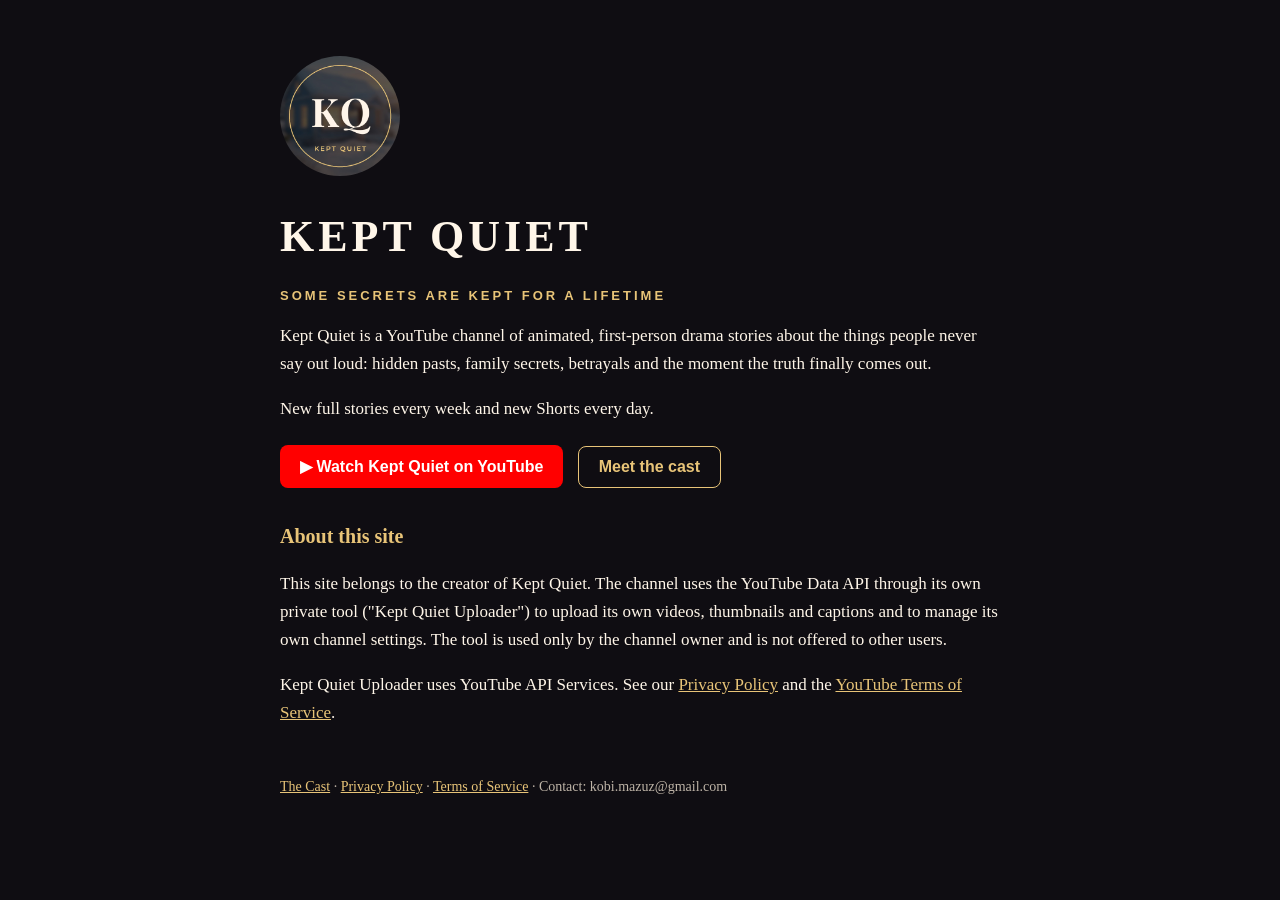
<file: index.html>
<!doctype html>
<html lang="en"><head><meta charset="utf-8"><meta name="viewport" content="width=device-width,initial-scale=1">
<title>Kept Quiet</title><link rel="stylesheet" href="style.css"></head>
<body><main>
<img class="logo" src="avatar.jpg" alt="Kept Quiet logo">
<h1>KEPT QUIET</h1>
<p class="tag">Some secrets are kept for a lifetime</p>
<p>Kept Quiet is a YouTube channel of animated, first-person drama stories about the things people never say out loud:
hidden pasts, family secrets, betrayals and the moment the truth finally comes out.</p>
<p>New full stories every week and new Shorts every day.</p>
<p><a class="yt" href="https://www.youtube.com/@KeptQuietTales">&#9654; Watch Kept Quiet on YouTube</a> <a class="cast" href="cast.html">Meet the cast</a></p>
<h2>About this site</h2>
<p>This site belongs to the creator of Kept Quiet. The channel uses the YouTube Data API through its own
private tool ("Kept Quiet Uploader") to upload its own videos, thumbnails and captions and to manage its own
channel settings. The tool is used only by the channel owner and is not offered to other users.</p>
<p>Kept Quiet Uploader uses YouTube API Services. See our <a href="privacy.html">Privacy Policy</a> and the
<a href="https://www.youtube.com/t/terms">YouTube Terms of Service</a>.</p>
<footer><a href="cast.html">The Cast</a> · <a href="privacy.html">Privacy Policy</a> · <a href="terms.html">Terms of Service</a> · Contact: kobi.mazuz@gmail.com</footer>
</main></body></html>
</file>
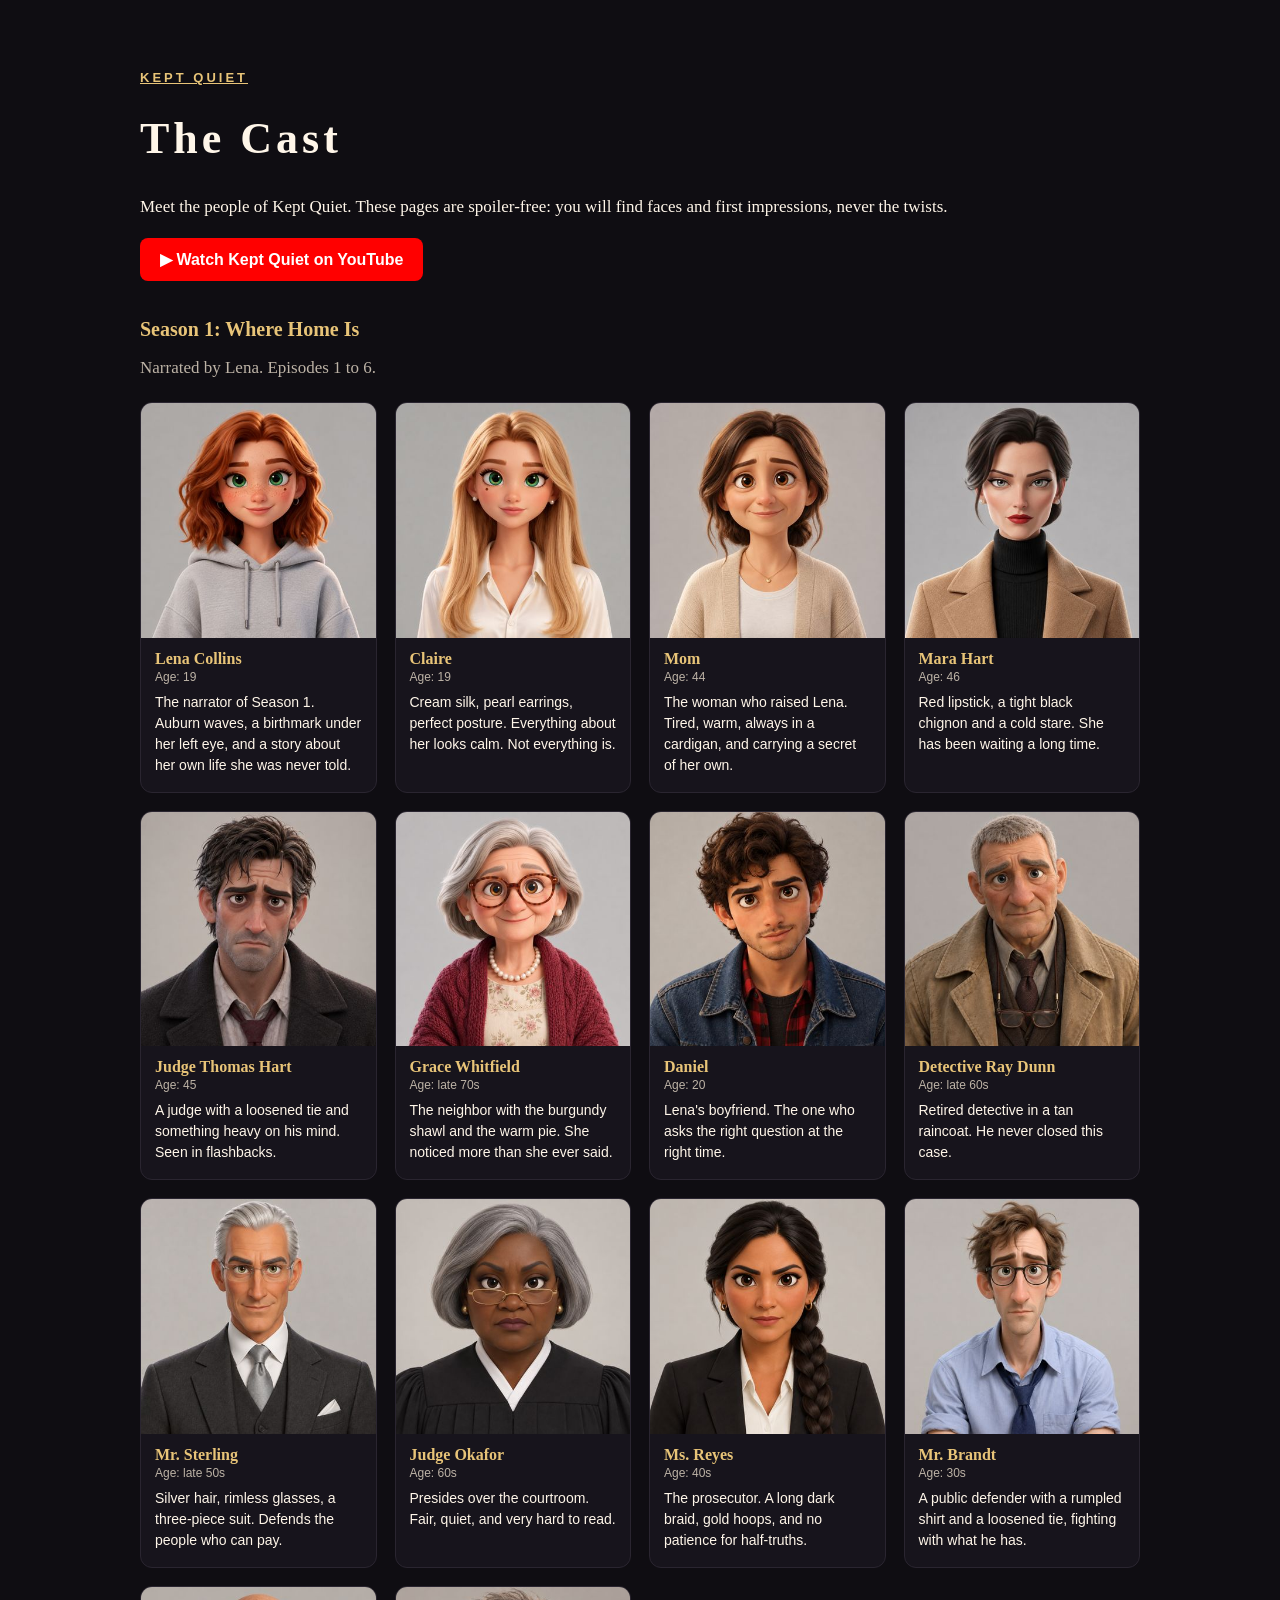
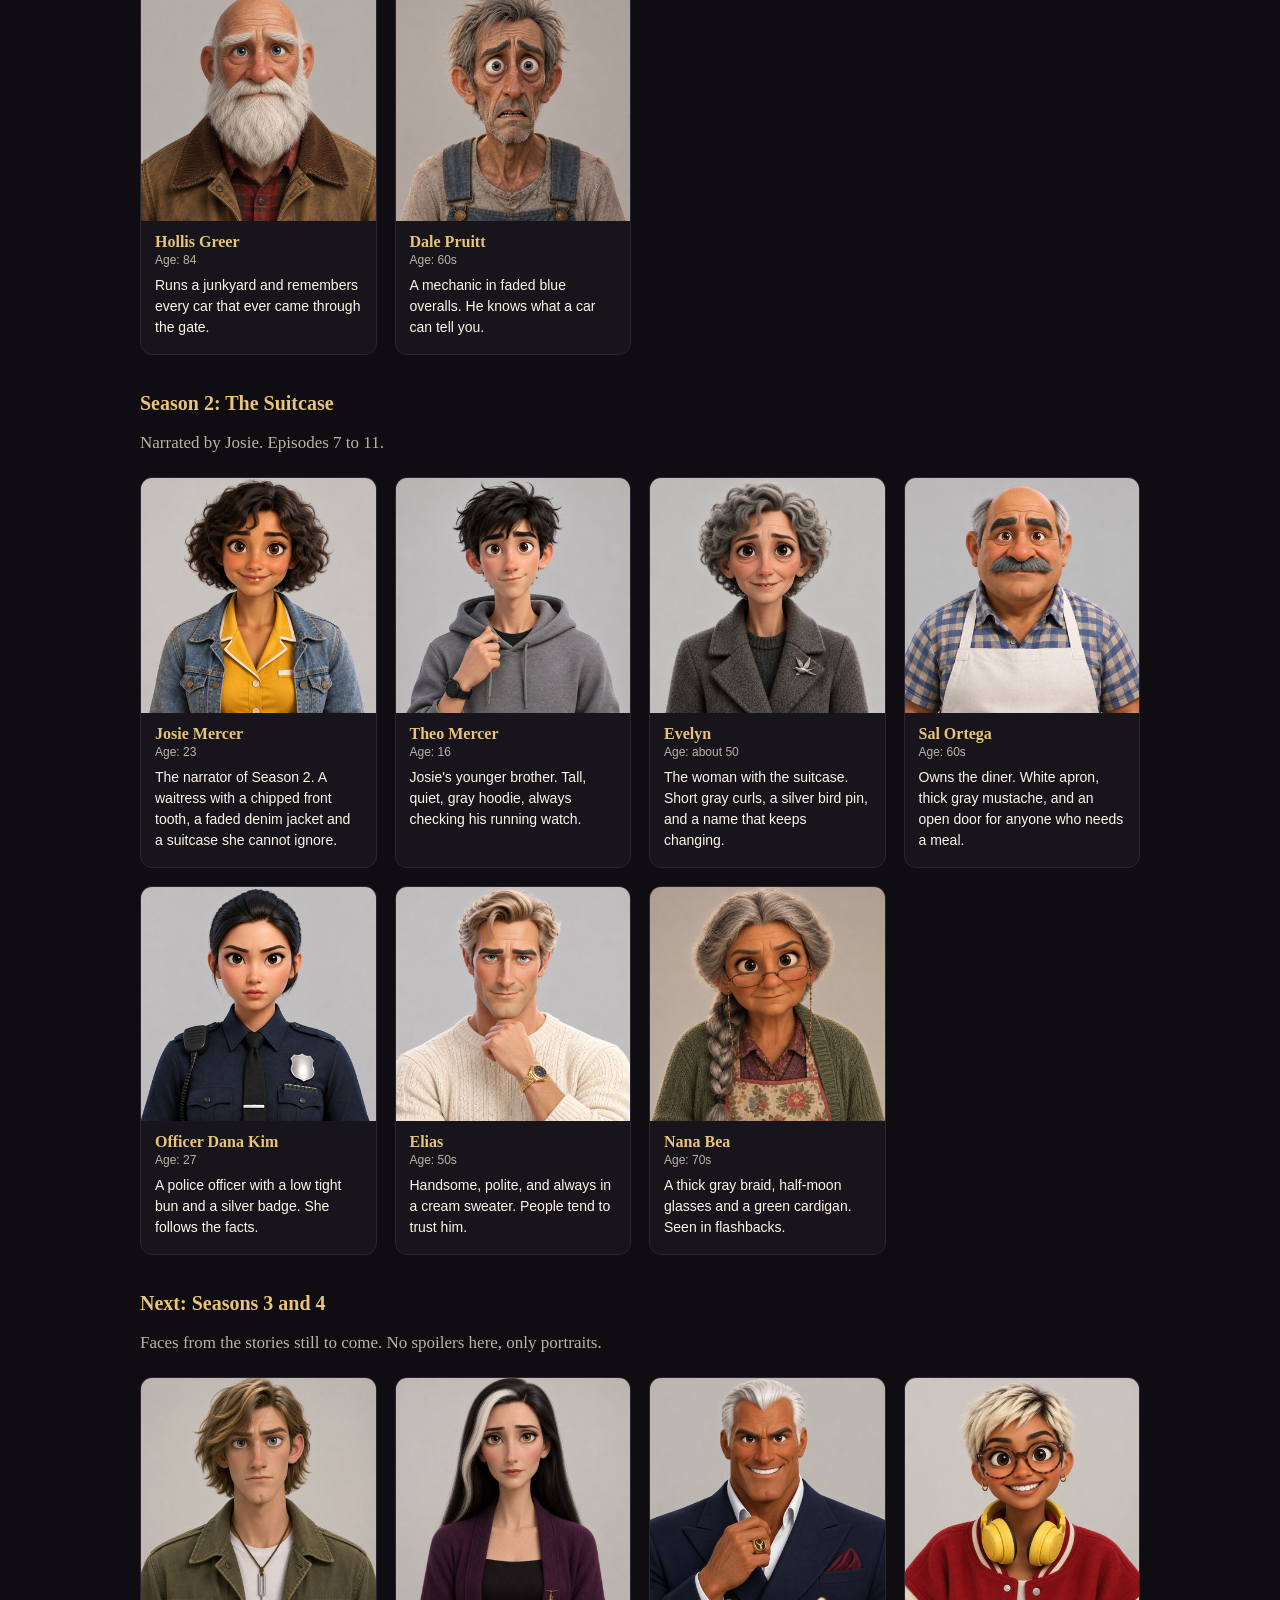
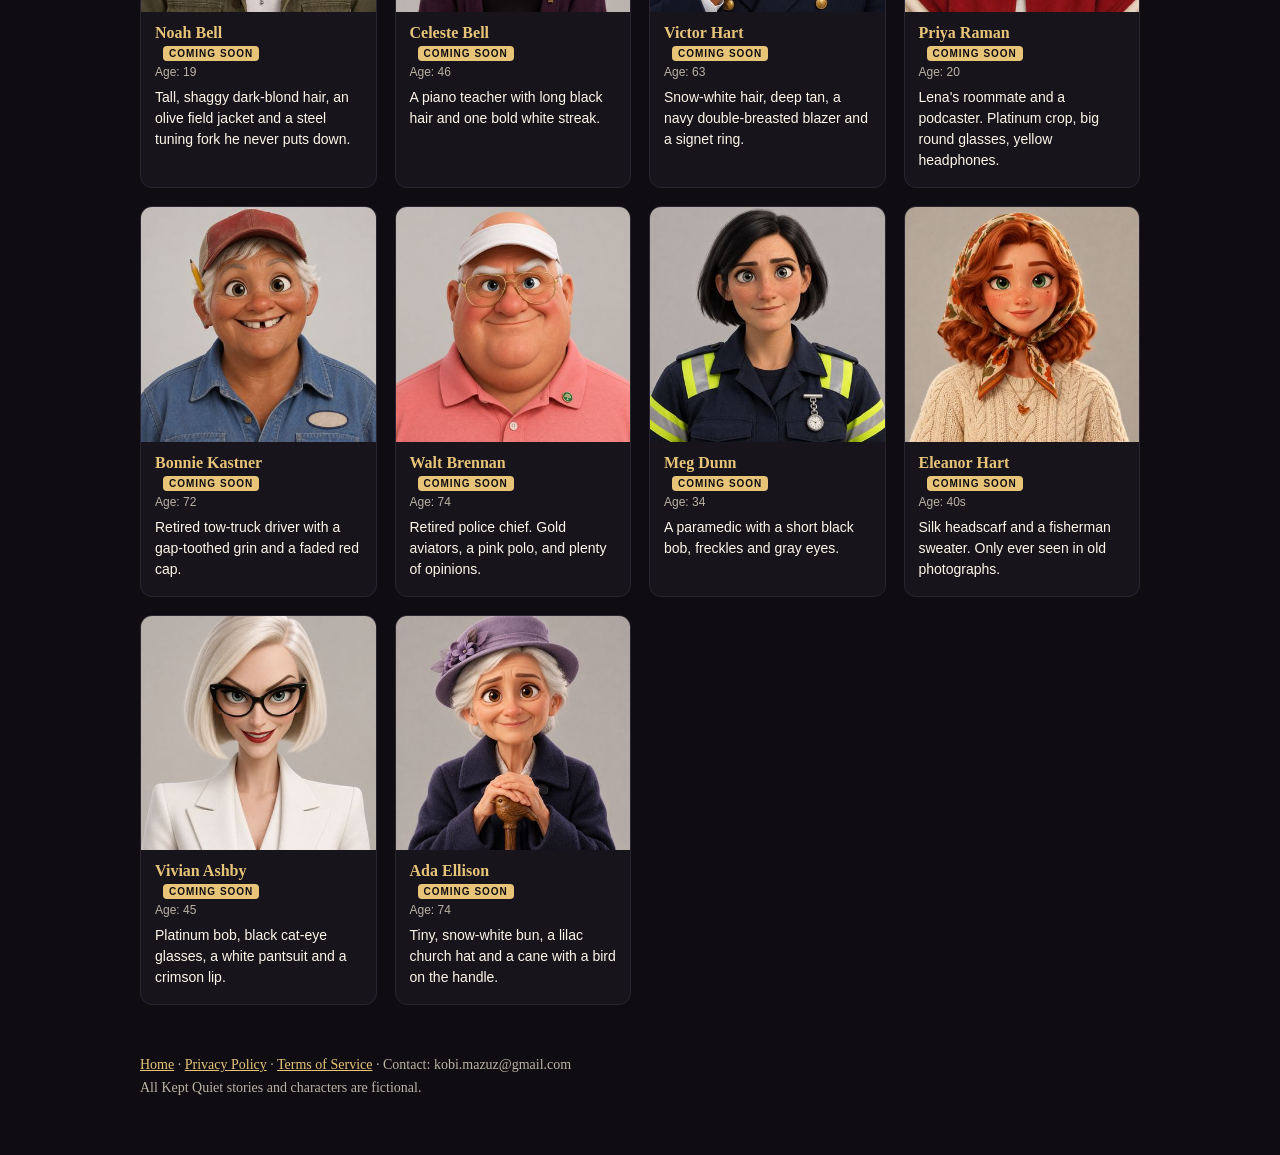
<file: cast.html>
<!doctype html>
<html lang="en"><head><meta charset="utf-8"><meta name="viewport" content="width=device-width,initial-scale=1">
<title>The Cast | Kept Quiet</title>
<meta name="description" content="Meet the characters of Kept Quiet, the animated first-person drama series. Spoiler-free.">
<link rel="stylesheet" href="style.css"></head>
<body><main class="wide">
<p class="tag"><a href="index.html">Kept Quiet</a></p>
<h1>The Cast</h1>
<p>Meet the people of Kept Quiet. These pages are spoiler-free: you will find faces and first impressions, never the twists.</p>
<p><a class="yt" href="https://www.youtube.com/@KeptQuietTales">&#9654; Watch Kept Quiet on YouTube</a></p>
<h2>Season 1: Where Home Is</h2>
<p class="sub">Narrated by Lena. Episodes 1 to 6.</p>
<div class="grid">
<figure class="card"><img src="cast/lena.jpg" width="400" height="400" loading="lazy" alt="Lena Collins, animated portrait"><figcaption><b>Lena Collins</b><span class="age">Age: 19</span><span class="bio">The narrator of Season 1. Auburn waves, a birthmark under her left eye, and a story about her own life she was never told.</span></figcaption></figure>
<figure class="card"><img src="cast/claire.jpg" width="400" height="400" loading="lazy" alt="Claire, animated portrait"><figcaption><b>Claire</b><span class="age">Age: 19</span><span class="bio">Cream silk, pearl earrings, perfect posture. Everything about her looks calm. Not everything is.</span></figcaption></figure>
<figure class="card"><img src="cast/mom.jpg" width="400" height="400" loading="lazy" alt="Mom, animated portrait"><figcaption><b>Mom</b><span class="age">Age: 44</span><span class="bio">The woman who raised Lena. Tired, warm, always in a cardigan, and carrying a secret of her own.</span></figcaption></figure>
<figure class="card"><img src="cast/mara.jpg" width="400" height="400" loading="lazy" alt="Mara Hart, animated portrait"><figcaption><b>Mara Hart</b><span class="age">Age: 46</span><span class="bio">Red lipstick, a tight black chignon and a cold stare. She has been waiting a long time.</span></figcaption></figure>
<figure class="card"><img src="cast/judge_hart.jpg" width="400" height="400" loading="lazy" alt="Judge Thomas Hart, animated portrait"><figcaption><b>Judge Thomas Hart</b><span class="age">Age: 45</span><span class="bio">A judge with a loosened tie and something heavy on his mind. Seen in flashbacks.</span></figcaption></figure>
<figure class="card"><img src="cast/grace.jpg" width="400" height="400" loading="lazy" alt="Grace Whitfield, animated portrait"><figcaption><b>Grace Whitfield</b><span class="age">Age: late 70s</span><span class="bio">The neighbor with the burgundy shawl and the warm pie. She noticed more than she ever said.</span></figcaption></figure>
<figure class="card"><img src="cast/daniel.jpg" width="400" height="400" loading="lazy" alt="Daniel, animated portrait"><figcaption><b>Daniel</b><span class="age">Age: 20</span><span class="bio">Lena&#x27;s boyfriend. The one who asks the right question at the right time.</span></figcaption></figure>
<figure class="card"><img src="cast/dunn.jpg" width="400" height="400" loading="lazy" alt="Detective Ray Dunn, animated portrait"><figcaption><b>Detective Ray Dunn</b><span class="age">Age: late 60s</span><span class="bio">Retired detective in a tan raincoat. He never closed this case.</span></figcaption></figure>
<figure class="card"><img src="cast/sterling.jpg" width="400" height="400" loading="lazy" alt="Mr. Sterling, animated portrait"><figcaption><b>Mr. Sterling</b><span class="age">Age: late 50s</span><span class="bio">Silver hair, rimless glasses, a three-piece suit. Defends the people who can pay.</span></figcaption></figure>
<figure class="card"><img src="cast/okafor.jpg" width="400" height="400" loading="lazy" alt="Judge Okafor, animated portrait"><figcaption><b>Judge Okafor</b><span class="age">Age: 60s</span><span class="bio">Presides over the courtroom. Fair, quiet, and very hard to read.</span></figcaption></figure>
<figure class="card"><img src="cast/reyes.jpg" width="400" height="400" loading="lazy" alt="Ms. Reyes, animated portrait"><figcaption><b>Ms. Reyes</b><span class="age">Age: 40s</span><span class="bio">The prosecutor. A long dark braid, gold hoops, and no patience for half-truths.</span></figcaption></figure>
<figure class="card"><img src="cast/brandt.jpg" width="400" height="400" loading="lazy" alt="Mr. Brandt, animated portrait"><figcaption><b>Mr. Brandt</b><span class="age">Age: 30s</span><span class="bio">A public defender with a rumpled shirt and a loosened tie, fighting with what he has.</span></figcaption></figure>
<figure class="card"><img src="cast/hollis.jpg" width="400" height="400" loading="lazy" alt="Hollis Greer, animated portrait"><figcaption><b>Hollis Greer</b><span class="age">Age: 84</span><span class="bio">Runs a junkyard and remembers every car that ever came through the gate.</span></figcaption></figure>
<figure class="card"><img src="cast/pruitt.jpg" width="400" height="400" loading="lazy" alt="Dale Pruitt, animated portrait"><figcaption><b>Dale Pruitt</b><span class="age">Age: 60s</span><span class="bio">A mechanic in faded blue overalls. He knows what a car can tell you.</span></figcaption></figure>
</div>
<h2>Season 2: The Suitcase</h2>
<p class="sub">Narrated by Josie. Episodes 7 to 11.</p>
<div class="grid">
<figure class="card"><img src="cast/josie.jpg" width="400" height="400" loading="lazy" alt="Josie Mercer, animated portrait"><figcaption><b>Josie Mercer</b><span class="age">Age: 23</span><span class="bio">The narrator of Season 2. A waitress with a chipped front tooth, a faded denim jacket and a suitcase she cannot ignore.</span></figcaption></figure>
<figure class="card"><img src="cast/theo.jpg" width="400" height="400" loading="lazy" alt="Theo Mercer, animated portrait"><figcaption><b>Theo Mercer</b><span class="age">Age: 16</span><span class="bio">Josie&#x27;s younger brother. Tall, quiet, gray hoodie, always checking his running watch.</span></figcaption></figure>
<figure class="card"><img src="cast/evelyn.jpg" width="400" height="400" loading="lazy" alt="Evelyn, animated portrait"><figcaption><b>Evelyn</b><span class="age">Age: about 50</span><span class="bio">The woman with the suitcase. Short gray curls, a silver bird pin, and a name that keeps changing.</span></figcaption></figure>
<figure class="card"><img src="cast/sal.jpg" width="400" height="400" loading="lazy" alt="Sal Ortega, animated portrait"><figcaption><b>Sal Ortega</b><span class="age">Age: 60s</span><span class="bio">Owns the diner. White apron, thick gray mustache, and an open door for anyone who needs a meal.</span></figcaption></figure>
<figure class="card"><img src="cast/kim.jpg" width="400" height="400" loading="lazy" alt="Officer Dana Kim, animated portrait"><figcaption><b>Officer Dana Kim</b><span class="age">Age: 27</span><span class="bio">A police officer with a low tight bun and a silver badge. She follows the facts.</span></figcaption></figure>
<figure class="card"><img src="cast/elias.jpg" width="400" height="400" loading="lazy" alt="Elias, animated portrait"><figcaption><b>Elias</b><span class="age">Age: 50s</span><span class="bio">Handsome, polite, and always in a cream sweater. People tend to trust him.</span></figcaption></figure>
<figure class="card"><img src="cast/nana.jpg" width="400" height="400" loading="lazy" alt="Nana Bea, animated portrait"><figcaption><b>Nana Bea</b><span class="age">Age: 70s</span><span class="bio">A thick gray braid, half-moon glasses and a green cardigan. Seen in flashbacks.</span></figcaption></figure>
</div>
<h2>Next: Seasons 3 and 4</h2>
<p class="sub">Faces from the stories still to come. No spoilers here, only portraits.</p>
<div class="grid">
<figure class="card"><img src="cast/noah.jpg" width="400" height="400" loading="lazy" alt="Noah Bell, animated portrait"><figcaption><b>Noah Bell</b><span class="soon">Coming soon</span><span class="age">Age: 19</span><span class="bio">Tall, shaggy dark-blond hair, an olive field jacket and a steel tuning fork he never puts down.</span></figcaption></figure>
<figure class="card"><img src="cast/celeste.jpg" width="400" height="400" loading="lazy" alt="Celeste Bell, animated portrait"><figcaption><b>Celeste Bell</b><span class="soon">Coming soon</span><span class="age">Age: 46</span><span class="bio">A piano teacher with long black hair and one bold white streak.</span></figcaption></figure>
<figure class="card"><img src="cast/victor.jpg" width="400" height="400" loading="lazy" alt="Victor Hart, animated portrait"><figcaption><b>Victor Hart</b><span class="soon">Coming soon</span><span class="age">Age: 63</span><span class="bio">Snow-white hair, deep tan, a navy double-breasted blazer and a signet ring.</span></figcaption></figure>
<figure class="card"><img src="cast/priya.jpg" width="400" height="400" loading="lazy" alt="Priya Raman, animated portrait"><figcaption><b>Priya Raman</b><span class="soon">Coming soon</span><span class="age">Age: 20</span><span class="bio">Lena&#x27;s roommate and a podcaster. Platinum crop, big round glasses, yellow headphones.</span></figcaption></figure>
<figure class="card"><img src="cast/bonnie.jpg" width="400" height="400" loading="lazy" alt="Bonnie Kastner, animated portrait"><figcaption><b>Bonnie Kastner</b><span class="soon">Coming soon</span><span class="age">Age: 72</span><span class="bio">Retired tow-truck driver with a gap-toothed grin and a faded red cap.</span></figcaption></figure>
<figure class="card"><img src="cast/brennan.jpg" width="400" height="400" loading="lazy" alt="Walt Brennan, animated portrait"><figcaption><b>Walt Brennan</b><span class="soon">Coming soon</span><span class="age">Age: 74</span><span class="bio">Retired police chief. Gold aviators, a pink polo, and plenty of opinions.</span></figcaption></figure>
<figure class="card"><img src="cast/meg.jpg" width="400" height="400" loading="lazy" alt="Meg Dunn, animated portrait"><figcaption><b>Meg Dunn</b><span class="soon">Coming soon</span><span class="age">Age: 34</span><span class="bio">A paramedic with a short black bob, freckles and gray eyes.</span></figcaption></figure>
<figure class="card"><img src="cast/eleanor.jpg" width="400" height="400" loading="lazy" alt="Eleanor Hart, animated portrait"><figcaption><b>Eleanor Hart</b><span class="soon">Coming soon</span><span class="age">Age: 40s</span><span class="bio">Silk headscarf and a fisherman sweater. Only ever seen in old photographs.</span></figcaption></figure>
<figure class="card"><img src="cast/vivian.jpg" width="400" height="400" loading="lazy" alt="Vivian Ashby, animated portrait"><figcaption><b>Vivian Ashby</b><span class="soon">Coming soon</span><span class="age">Age: 45</span><span class="bio">Platinum bob, black cat-eye glasses, a white pantsuit and a crimson lip.</span></figcaption></figure>
<figure class="card"><img src="cast/ada.jpg" width="400" height="400" loading="lazy" alt="Ada Ellison, animated portrait"><figcaption><b>Ada Ellison</b><span class="soon">Coming soon</span><span class="age">Age: 74</span><span class="bio">Tiny, snow-white bun, a lilac church hat and a cane with a bird on the handle.</span></figcaption></figure>
</div>
<footer><a href="index.html">Home</a> · <a href="privacy.html">Privacy Policy</a> · <a href="terms.html">Terms of Service</a> · Contact: kobi.mazuz@gmail.com<br>All Kept Quiet stories and characters are fictional.</footer>
</main></body></html>
</file>
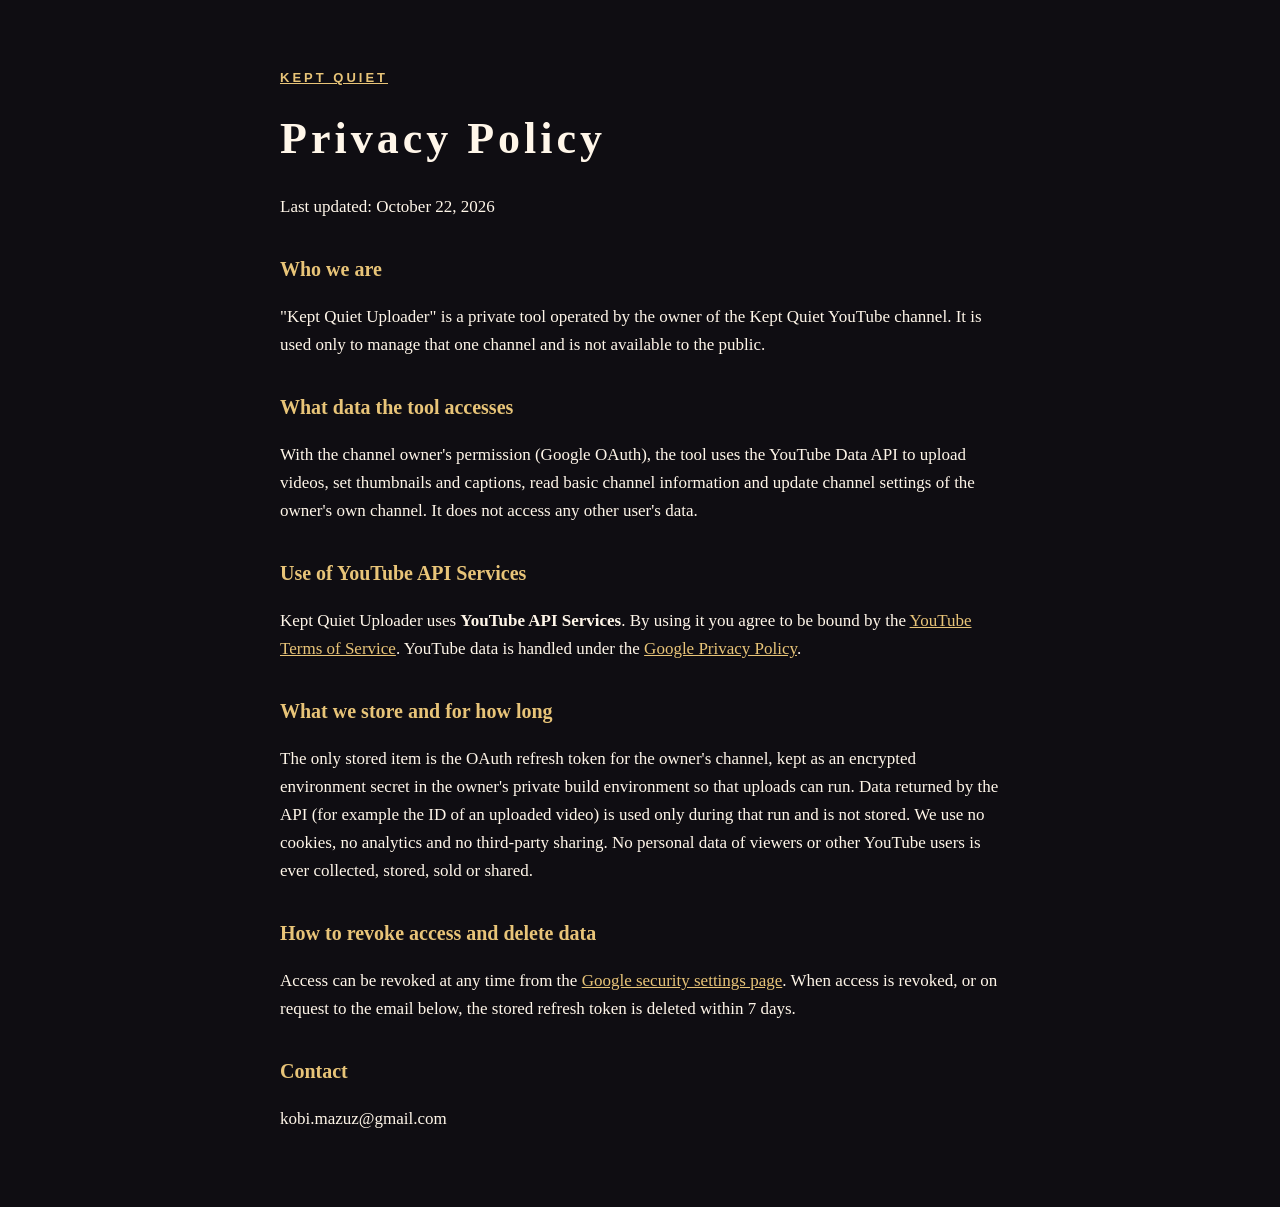
<file: privacy.html>
<!doctype html>
<html lang="en"><head><meta charset="utf-8"><meta name="viewport" content="width=device-width,initial-scale=1">
<title>Privacy Policy | Kept Quiet</title><link rel="stylesheet" href="style.css"></head>
<body><main>
<p class="tag"><a href="index.html">Kept Quiet</a></p>
<h1>Privacy Policy</h1>
<p>Last updated: October 22, 2026</p>
<h2>Who we are</h2>
<p>"Kept Quiet Uploader" is a private tool operated by the owner of the Kept Quiet YouTube channel. It is used only
to manage that one channel and is not available to the public.</p>
<h2>What data the tool accesses</h2>
<p>With the channel owner's permission (Google OAuth), the tool uses the YouTube Data API to upload videos, set
thumbnails and captions, read basic channel information and update channel settings of the owner's own channel.
It does not access any other user's data.</p>
<h2>Use of YouTube API Services</h2>
<p>Kept Quiet Uploader uses <b>YouTube API Services</b>. By using it you agree to be bound by the
<a href="https://www.youtube.com/t/terms">YouTube Terms of Service</a>. YouTube data is handled under the
<a href="https://policies.google.com/privacy">Google Privacy Policy</a>.</p>
<h2>What we store and for how long</h2>
<p>The only stored item is the OAuth refresh token for the owner's channel, kept as an encrypted environment secret in
the owner's private build environment so that uploads can run. Data returned by the API (for example the ID of an
uploaded video) is used only during that run and is not stored. We use no cookies, no analytics and no third-party
sharing. No personal data of viewers or other YouTube users is ever collected, stored, sold or shared.</p>
<h2>How to revoke access and delete data</h2>
<p>Access can be revoked at any time from the
<a href="https://security.google.com/settings/security/permissions">Google security settings page</a>. When access is
revoked, or on request to the email below, the stored refresh token is deleted within 7 days.</p>
<h2>Contact</h2>
<p>kobi.mazuz@gmail.com</p>
</main></body></html>
</file>
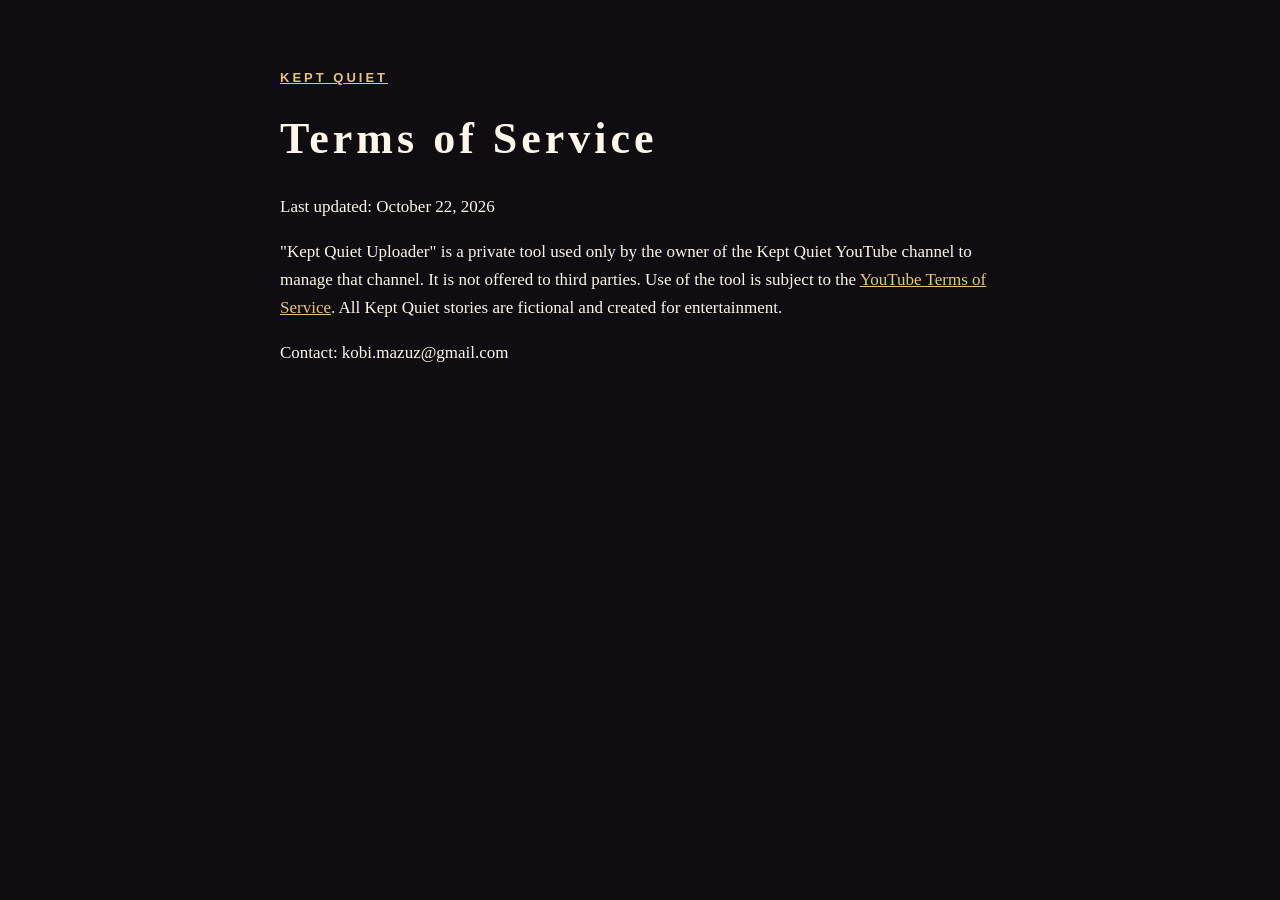
<file: terms.html>
<!doctype html>
<html lang="en"><head><meta charset="utf-8"><meta name="viewport" content="width=device-width,initial-scale=1">
<title>Terms of Service | Kept Quiet</title><link rel="stylesheet" href="style.css"></head>
<body><main>
<p class="tag"><a href="index.html">Kept Quiet</a></p>
<h1>Terms of Service</h1>
<p>Last updated: October 22, 2026</p>
<p>"Kept Quiet Uploader" is a private tool used only by the owner of the Kept Quiet YouTube channel to manage that
channel. It is not offered to third parties. Use of the tool is subject to the
<a href="https://www.youtube.com/t/terms">YouTube Terms of Service</a>. All Kept Quiet stories are fictional and
created for entertainment.</p>
<p>Contact: kobi.mazuz@gmail.com</p>
</main></body></html>
</file>
<file: style.css>
:root{--bg:#0f0d12;--fg:#fff6e9;--muted:#bdb3a6;--gold:#e8c478}
*{box-sizing:border-box}body{margin:0;background:var(--bg);color:var(--fg);font:17px/1.65 Georgia,serif}
main{max-width:760px;margin:0 auto;padding:56px 20px}a{color:var(--gold)}
h1{font-size:44px;letter-spacing:4px;margin:16px 0 4px}h2{color:var(--gold);font-size:20px;margin-top:32px}
.tag{color:var(--gold);letter-spacing:3px;font:600 13px/1.4 Arial,sans-serif;text-transform:uppercase}
img.logo{width:120px;height:120px;border-radius:50%}footer{color:var(--muted);font-size:14px;margin-top:48px}
a.yt{display:inline-block;background:#ff0000;color:#fff;text-decoration:none;font:700 16px Arial,sans-serif;padding:12px 20px;border-radius:8px}
a.cast{display:inline-block;margin:6px 0 0 10px;border:1px solid var(--gold);color:var(--gold);text-decoration:none;font:700 16px Arial,sans-serif;padding:11px 20px;border-radius:8px}
main.wide{max-width:1040px}.sub{color:var(--muted);margin-top:-8px}
.grid{display:grid;grid-template-columns:repeat(auto-fill,minmax(210px,1fr));gap:18px;margin:20px 0}
.card{margin:0;background:#17141c;border:1px solid #2a2530;border-radius:12px;overflow:hidden}
.card img{display:block;width:100%;height:auto;aspect-ratio:1/1;object-fit:cover}
.card figcaption{padding:12px 14px 16px;font:14px/1.5 Arial,sans-serif}
.card b{display:block;color:var(--gold);font:700 16px Georgia,serif}
.card .age{display:block;color:var(--muted);font-size:12px;margin-bottom:6px}
.card .bio{display:block;color:var(--fg)}
.soon{display:inline-block;margin-left:8px;font:700 10px Arial,sans-serif;letter-spacing:1px;text-transform:uppercase;color:#0f0d12;background:var(--gold);padding:2px 6px;border-radius:4px;vertical-align:middle}
</file>
